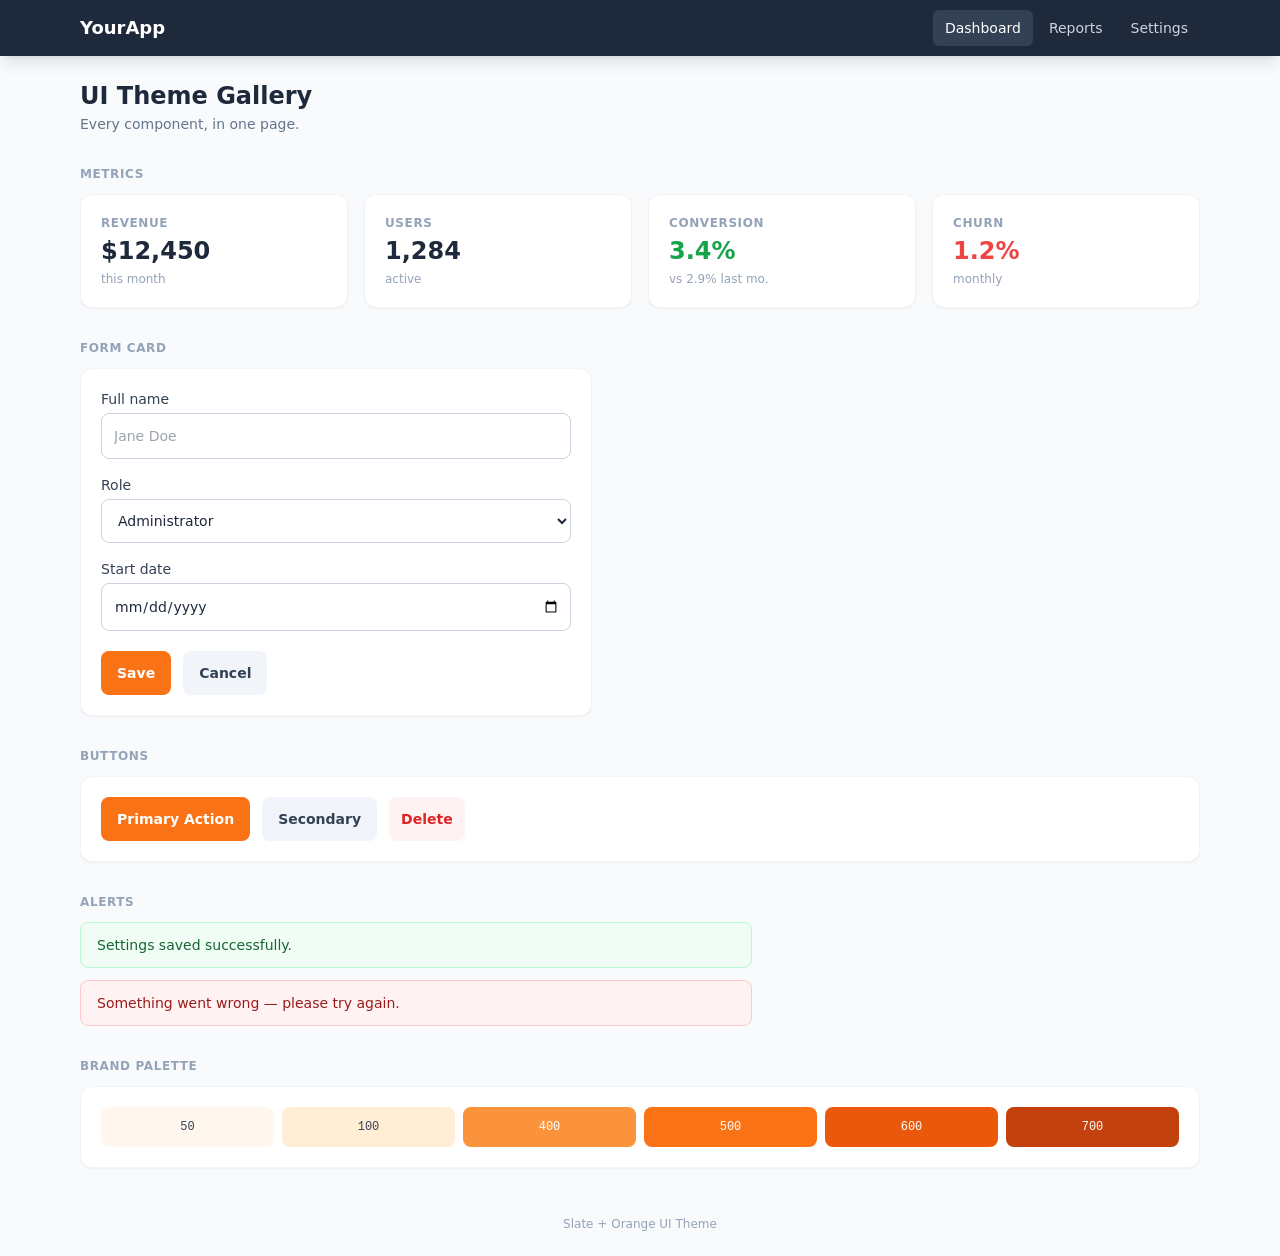
<file: ui-theme/starter/sample.html>
<!DOCTYPE html>
<html lang="en" class="h-full">
<head>
  <meta charset="UTF-8" />
  <meta name="viewport" content="width=device-width, initial-scale=1.0" />
  <title>Theme Sample — Slate + Orange UI</title>
  <link rel="stylesheet" href="../theme.css" />
</head>
<body class="h-full bg-slate-50 text-slate-800 antialiased">

  <!-- ── Sticky nav ── -->
  <nav class="bg-slate-800 shadow-lg sticky top-0 z-50">
    <div class="max-w-6xl mx-auto px-4 flex items-center justify-between h-14">
      <a href="#" class="text-white font-bold text-lg">YourApp</a>
      <div class="hidden sm:flex items-center gap-1">
        <a href="#" class="nav-link active">Dashboard</a>
        <a href="#" class="nav-link">Reports</a>
        <a href="#" class="nav-link">Settings</a>
      </div>
    </div>
  </nav>

  <main class="max-w-6xl mx-auto px-4 py-6 space-y-8">

    <!-- ── Section title ── -->
    <div>
      <h1 class="text-2xl font-bold text-slate-800">UI Theme Gallery</h1>
      <p class="text-sm text-slate-500 mt-0.5">Every component, in one page.</p>
    </div>

    <!-- ── Metric cards ── -->
    <section>
      <h2 class="text-xs font-semibold uppercase tracking-wider text-slate-400 mb-3">Metrics</h2>
      <div class="grid grid-cols-2 sm:grid-cols-4 gap-4">
        <div class="metric-card">
          <span class="metric-label">Revenue</span>
          <span class="metric-value">$12,450</span>
          <span class="metric-sub">this month</span>
        </div>
        <div class="metric-card">
          <span class="metric-label">Users</span>
          <span class="metric-value">1,284</span>
          <span class="metric-sub">active</span>
        </div>
        <div class="metric-card">
          <span class="metric-label">Conversion</span>
          <span class="metric-value text-green-600">3.4%</span>
          <span class="metric-sub">vs 2.9% last mo.</span>
        </div>
        <div class="metric-card">
          <span class="metric-label">Churn</span>
          <span class="metric-value text-red-500">1.2%</span>
          <span class="metric-sub">monthly</span>
        </div>
      </div>
    </section>

    <!-- ── Card with form ── -->
    <section>
      <h2 class="text-xs font-semibold uppercase tracking-wider text-slate-400 mb-3">Form Card</h2>
      <div class="card max-w-lg space-y-4">
        <div>
          <label class="form-label" for="s-name">Full name</label>
          <input class="form-input" id="s-name" type="text" placeholder="Jane Doe" />
        </div>
        <div>
          <label class="form-label" for="s-role">Role</label>
          <select class="form-select" id="s-role">
            <option>Administrator</option>
            <option>Editor</option>
            <option>Viewer</option>
          </select>
        </div>
        <div>
          <label class="form-label" for="s-date">Start date</label>
          <input class="form-input" id="s-date" type="date" />
        </div>
        <div class="flex flex-col sm:flex-row gap-3 pt-1">
          <button type="button" class="btn-primary">Save</button>
          <button type="button" class="btn-secondary">Cancel</button>
        </div>
      </div>
    </section>

    <!-- ── Buttons ── -->
    <section>
      <h2 class="text-xs font-semibold uppercase tracking-wider text-slate-400 mb-3">Buttons</h2>
      <div class="card flex flex-wrap gap-3">
        <button class="btn-primary">Primary Action</button>
        <button class="btn-secondary">Secondary</button>
        <button class="btn-danger">Delete</button>
      </div>
    </section>

    <!-- ── Alerts ── -->
    <section>
      <h2 class="text-xs font-semibold uppercase tracking-wider text-slate-400 mb-3">Alerts</h2>
      <div class="space-y-3 max-w-2xl">
        <div class="alert-success">Settings saved successfully.</div>
        <div class="alert-error">Something went wrong — please try again.</div>
      </div>
    </section>

    <!-- ── Brand colour swatches ── -->
    <section>
      <h2 class="text-xs font-semibold uppercase tracking-wider text-slate-400 mb-3">Brand Palette</h2>
      <div class="card">
        <div class="grid grid-cols-3 sm:grid-cols-6 gap-2">
          <div class="rounded-lg p-3 text-center text-xs font-mono bg-brand-50  text-slate-700">50</div>
          <div class="rounded-lg p-3 text-center text-xs font-mono bg-brand-100 text-slate-700">100</div>
          <div class="rounded-lg p-3 text-center text-xs font-mono bg-brand-400 text-white">400</div>
          <div class="rounded-lg p-3 text-center text-xs font-mono bg-brand-500 text-white">500</div>
          <div class="rounded-lg p-3 text-center text-xs font-mono bg-brand-600 text-white">600</div>
          <div class="rounded-lg p-3 text-center text-xs font-mono bg-brand-700 text-white">700</div>
        </div>
      </div>
    </section>

  </main>

  <footer class="text-center text-xs text-slate-400 py-6">
    Slate + Orange UI Theme
  </footer>
</body>
</html>
</file>
<file: ui-theme/theme.css>
*,:after,:before{--tw-border-spacing-x:0;--tw-border-spacing-y:0;--tw-translate-x:0;--tw-translate-y:0;--tw-rotate:0;--tw-skew-x:0;--tw-skew-y:0;--tw-scale-x:1;--tw-scale-y:1;--tw-pan-x: ;--tw-pan-y: ;--tw-pinch-zoom: ;--tw-scroll-snap-strictness:proximity;--tw-gradient-from-position: ;--tw-gradient-via-position: ;--tw-gradient-to-position: ;--tw-ordinal: ;--tw-slashed-zero: ;--tw-numeric-figure: ;--tw-numeric-spacing: ;--tw-numeric-fraction: ;--tw-ring-inset: ;--tw-ring-offset-width:0px;--tw-ring-offset-color:#fff;--tw-ring-color:rgba(59,130,246,.5);--tw-ring-offset-shadow:0 0 #0000;--tw-ring-shadow:0 0 #0000;--tw-shadow:0 0 #0000;--tw-shadow-colored:0 0 #0000;--tw-blur: ;--tw-brightness: ;--tw-contrast: ;--tw-grayscale: ;--tw-hue-rotate: ;--tw-invert: ;--tw-saturate: ;--tw-sepia: ;--tw-drop-shadow: ;--tw-backdrop-blur: ;--tw-backdrop-brightness: ;--tw-backdrop-contrast: ;--tw-backdrop-grayscale: ;--tw-backdrop-hue-rotate: ;--tw-backdrop-invert: ;--tw-backdrop-opacity: ;--tw-backdrop-saturate: ;--tw-backdrop-sepia: ;--tw-contain-size: ;--tw-contain-layout: ;--tw-contain-paint: ;--tw-contain-style: }::backdrop{--tw-border-spacing-x:0;--tw-border-spacing-y:0;--tw-translate-x:0;--tw-translate-y:0;--tw-rotate:0;--tw-skew-x:0;--tw-skew-y:0;--tw-scale-x:1;--tw-scale-y:1;--tw-pan-x: ;--tw-pan-y: ;--tw-pinch-zoom: ;--tw-scroll-snap-strictness:proximity;--tw-gradient-from-position: ;--tw-gradient-via-position: ;--tw-gradient-to-position: ;--tw-ordinal: ;--tw-slashed-zero: ;--tw-numeric-figure: ;--tw-numeric-spacing: ;--tw-numeric-fraction: ;--tw-ring-inset: ;--tw-ring-offset-width:0px;--tw-ring-offset-color:#fff;--tw-ring-color:rgba(59,130,246,.5);--tw-ring-offset-shadow:0 0 #0000;--tw-ring-shadow:0 0 #0000;--tw-shadow:0 0 #0000;--tw-shadow-colored:0 0 #0000;--tw-blur: ;--tw-brightness: ;--tw-contrast: ;--tw-grayscale: ;--tw-hue-rotate: ;--tw-invert: ;--tw-saturate: ;--tw-sepia: ;--tw-drop-shadow: ;--tw-backdrop-blur: ;--tw-backdrop-brightness: ;--tw-backdrop-contrast: ;--tw-backdrop-grayscale: ;--tw-backdrop-hue-rotate: ;--tw-backdrop-invert: ;--tw-backdrop-opacity: ;--tw-backdrop-saturate: ;--tw-backdrop-sepia: ;--tw-contain-size: ;--tw-contain-layout: ;--tw-contain-paint: ;--tw-contain-style: }

/*! tailwindcss v3.4.19 | MIT License | https://tailwindcss.com*/*,:after,:before{box-sizing:border-box;border:0 solid #e5e7eb}:after,:before{--tw-content:""}:host,html{line-height:1.5;-webkit-text-size-adjust:100%;-moz-tab-size:4;-o-tab-size:4;tab-size:4;font-family:system-ui,-apple-system,Segoe UI,Roboto,Helvetica,Arial,sans-serif;font-feature-settings:normal;font-variation-settings:normal;-webkit-tap-highlight-color:transparent}body{margin:0;line-height:inherit}hr{height:0;color:inherit;border-top-width:1px}abbr:where([title]){-webkit-text-decoration:underline dotted;text-decoration:underline dotted}h1,h2,h3,h4,h5,h6{font-size:inherit;font-weight:inherit}a{color:inherit;text-decoration:inherit}b,strong{font-weight:bolder}code,kbd,pre,samp{font-family:ui-monospace,SFMono-Regular,Menlo,Monaco,Consolas,Liberation Mono,Courier New,monospace;font-feature-settings:normal;font-variation-settings:normal;font-size:1em}small{font-size:80%}sub,sup{font-size:75%;line-height:0;position:relative;vertical-align:baseline}sub{bottom:-.25em}sup{top:-.5em}table{text-indent:0;border-color:inherit;border-collapse:collapse}button,input,optgroup,select,textarea{font-family:inherit;font-feature-settings:inherit;font-variation-settings:inherit;font-size:100%;font-weight:inherit;line-height:inherit;letter-spacing:inherit;color:inherit;margin:0;padding:0}button,select{text-transform:none}button,input:where([type=button]),input:where([type=reset]),input:where([type=submit]){-webkit-appearance:button;background-color:transparent;background-image:none}:-moz-focusring{outline:auto}:-moz-ui-invalid{box-shadow:none}progress{vertical-align:baseline}::-webkit-inner-spin-button,::-webkit-outer-spin-button{height:auto}[type=search]{-webkit-appearance:textfield;outline-offset:-2px}::-webkit-search-decoration{-webkit-appearance:none}::-webkit-file-upload-button{-webkit-appearance:button;font:inherit}summary{display:list-item}blockquote,dd,dl,figure,h1,h2,h3,h4,h5,h6,hr,p,pre{margin:0}fieldset{margin:0}fieldset,legend{padding:0}menu,ol,ul{list-style:none;margin:0;padding:0}dialog{padding:0}textarea{resize:vertical}input::-moz-placeholder,textarea::-moz-placeholder{opacity:1;color:#9ca3af}input::placeholder,textarea::placeholder{opacity:1;color:#9ca3af}[role=button],button{cursor:pointer}:disabled{cursor:default}audio,canvas,embed,iframe,img,object,svg,video{display:block;vertical-align:middle}img,video{max-width:100%;height:auto}[hidden]:where(:not([hidden=until-found])){display:none}[role=button],a,button{touch-action:manipulation}input[type=number]::-webkit-inner-spin-button,input[type=number]::-webkit-outer-spin-button{-webkit-appearance:none;margin:0}input[type=number]{-moz-appearance:textfield}input[type=date],input[type=datetime-local],input[type=month],input[type=time],input[type=week]{-webkit-appearance:none;-moz-appearance:none;appearance:none;min-width:0;max-width:100%;width:100%;display:block;box-sizing:border-box}input[type=date]::-webkit-date-and-time-value{text-align:left}input[type=date]::-webkit-calendar-picker-indicator{padding:0;margin-left:4px}.nav-link{border-radius:.375rem;padding:.5rem .75rem;font-size:.875rem;line-height:1.25rem;font-weight:500;--tw-text-opacity:1;color:rgb(203 213 225/var(--tw-text-opacity,1));transition-property:color,background-color,border-color,text-decoration-color,fill,stroke;transition-timing-function:cubic-bezier(.4,0,.2,1);transition-duration:.15s}.nav-link:hover{--tw-text-opacity:1}.nav-link.active,.nav-link:hover{color:rgb(255 255 255/var(--tw-text-opacity,1))}.nav-link.active{--tw-bg-opacity:1;background-color:rgb(51 65 85/var(--tw-bg-opacity,1));--tw-text-opacity:1}.card{border-radius:.75rem;border-width:1px;--tw-border-opacity:1;border-color:rgb(241 245 249/var(--tw-border-opacity,1));--tw-bg-opacity:1;background-color:rgb(255 255 255/var(--tw-bg-opacity,1));padding:1rem;--tw-shadow:0 1px 2px 0 rgba(0,0,0,.05);--tw-shadow-colored:0 1px 2px 0 var(--tw-shadow-color);box-shadow:var(--tw-ring-offset-shadow,0 0 #0000),var(--tw-ring-shadow,0 0 #0000),var(--tw-shadow)}@media (min-width:640px){.card{padding:1.25rem}}.metric-card{display:flex;flex-direction:column;gap:.25rem;border-radius:.75rem;border-width:1px;--tw-border-opacity:1;border-color:rgb(241 245 249/var(--tw-border-opacity,1));--tw-bg-opacity:1;background-color:rgb(255 255 255/var(--tw-bg-opacity,1));padding:1rem;--tw-shadow:0 1px 2px 0 rgba(0,0,0,.05);--tw-shadow-colored:0 1px 2px 0 var(--tw-shadow-color);box-shadow:var(--tw-ring-offset-shadow,0 0 #0000),var(--tw-ring-shadow,0 0 #0000),var(--tw-shadow)}@media (min-width:640px){.metric-card{padding:1.25rem}}.metric-label{font-size:.75rem;line-height:1rem;font-weight:600;text-transform:uppercase;letter-spacing:.05em;--tw-text-opacity:1;color:rgb(148 163 184/var(--tw-text-opacity,1))}.metric-value{font-size:1.5rem;line-height:2rem;font-weight:700;--tw-text-opacity:1;color:rgb(30 41 59/var(--tw-text-opacity,1))}.metric-sub{font-size:.75rem;line-height:1rem;--tw-text-opacity:1;color:rgb(148 163 184/var(--tw-text-opacity,1))}.btn-primary{display:inline-flex;min-height:44px;align-items:center;justify-content:center;gap:.5rem;border-radius:.5rem;--tw-bg-opacity:1;background-color:rgb(249 115 22/var(--tw-bg-opacity,1));padding:.625rem 1rem;font-size:.875rem;line-height:1.25rem;font-weight:600;--tw-text-opacity:1;color:rgb(255 255 255/var(--tw-text-opacity,1));transition-property:color,background-color,border-color,text-decoration-color,fill,stroke;transition-timing-function:cubic-bezier(.4,0,.2,1);transition-duration:.15s}.btn-primary:hover{--tw-bg-opacity:1;background-color:rgb(234 88 12/var(--tw-bg-opacity,1))}.btn-primary:active{--tw-bg-opacity:1;background-color:rgb(194 65 12/var(--tw-bg-opacity,1))}.btn-secondary{display:inline-flex;min-height:44px;align-items:center;justify-content:center;gap:.5rem;border-radius:.5rem;--tw-bg-opacity:1;background-color:rgb(241 245 249/var(--tw-bg-opacity,1));padding:.625rem 1rem;font-size:.875rem;line-height:1.25rem;font-weight:600;--tw-text-opacity:1;color:rgb(51 65 85/var(--tw-text-opacity,1));transition-property:color,background-color,border-color,text-decoration-color,fill,stroke;transition-timing-function:cubic-bezier(.4,0,.2,1);transition-duration:.15s}.btn-secondary:hover{--tw-bg-opacity:1;background-color:rgb(226 232 240/var(--tw-bg-opacity,1))}.btn-secondary:active{--tw-bg-opacity:1;background-color:rgb(203 213 225/var(--tw-bg-opacity,1))}.btn-danger{display:inline-flex;min-height:44px;align-items:center;justify-content:center;gap:.5rem;border-radius:.5rem;--tw-bg-opacity:1;background-color:rgb(254 242 242/var(--tw-bg-opacity,1));padding:.625rem .75rem;font-size:.875rem;line-height:1.25rem;font-weight:600;--tw-text-opacity:1;color:rgb(220 38 38/var(--tw-text-opacity,1));transition-property:color,background-color,border-color,text-decoration-color,fill,stroke;transition-timing-function:cubic-bezier(.4,0,.2,1);transition-duration:.15s}.btn-danger:hover{--tw-bg-opacity:1;background-color:rgb(254 226 226/var(--tw-bg-opacity,1))}.btn-danger:active{--tw-bg-opacity:1;background-color:rgb(254 202 202/var(--tw-bg-opacity,1))}.form-label{margin-bottom:.25rem;display:block;font-size:.875rem;line-height:1.25rem;font-weight:500;--tw-text-opacity:1;color:rgb(51 65 85/var(--tw-text-opacity,1))}.form-input{min-height:44px;width:100%;border-radius:.5rem;border-width:1px;--tw-border-opacity:1;border-color:rgb(203 213 225/var(--tw-border-opacity,1));padding:.75rem;font-size:1rem;line-height:1.5rem;--tw-text-opacity:1;color:rgb(30 41 59/var(--tw-text-opacity,1))}.form-input:focus{border-color:transparent;outline:2px solid transparent;outline-offset:2px;--tw-ring-offset-shadow:var(--tw-ring-inset) 0 0 0 var(--tw-ring-offset-width) var(--tw-ring-offset-color);--tw-ring-shadow:var(--tw-ring-inset) 0 0 0 calc(2px + var(--tw-ring-offset-width)) var(--tw-ring-color);box-shadow:var(--tw-ring-offset-shadow),var(--tw-ring-shadow),var(--tw-shadow,0 0 #0000);--tw-ring-opacity:1;--tw-ring-color:rgb(249 115 22/var(--tw-ring-opacity,1))}@media (min-width:640px){.form-input{font-size:.875rem;line-height:1.25rem}}.form-select{min-height:44px;width:100%;border-radius:.5rem;border-width:1px;--tw-border-opacity:1;border-color:rgb(203 213 225/var(--tw-border-opacity,1));--tw-bg-opacity:1;background-color:rgb(255 255 255/var(--tw-bg-opacity,1));padding:.75rem;font-size:1rem;line-height:1.5rem;--tw-text-opacity:1;color:rgb(30 41 59/var(--tw-text-opacity,1))}.form-select:focus{border-color:transparent;outline:2px solid transparent;outline-offset:2px;--tw-ring-offset-shadow:var(--tw-ring-inset) 0 0 0 var(--tw-ring-offset-width) var(--tw-ring-offset-color);--tw-ring-shadow:var(--tw-ring-inset) 0 0 0 calc(2px + var(--tw-ring-offset-width)) var(--tw-ring-color);box-shadow:var(--tw-ring-offset-shadow),var(--tw-ring-shadow),var(--tw-shadow,0 0 #0000);--tw-ring-opacity:1;--tw-ring-color:rgb(249 115 22/var(--tw-ring-opacity,1))}@media (min-width:640px){.form-select{font-size:.875rem;line-height:1.25rem}}.alert-success{border-radius:.5rem;border-width:1px;border-color:rgb(187 247 208/var(--tw-border-opacity,1));background-color:rgb(240 253 244/var(--tw-bg-opacity,1));color:rgb(22 101 52/var(--tw-text-opacity,1))}.alert-error,.alert-success{--tw-border-opacity:1;--tw-bg-opacity:1;padding:.75rem 1rem;font-size:.875rem;line-height:1.25rem;--tw-text-opacity:1}.alert-error{border-radius:.5rem;border-width:1px;border-color:rgb(254 202 202/var(--tw-border-opacity,1));background-color:rgb(254 242 242/var(--tw-bg-opacity,1));color:rgb(153 27 27/var(--tw-text-opacity,1))}.static{position:static}.sticky{position:sticky}.top-0{top:0}.z-50{z-index:50}.mx-auto{margin-left:auto;margin-right:auto}.mb-3{margin-bottom:.75rem}.mt-0\.5{margin-top:.125rem}.block{display:block}.flex{display:flex}.grid{display:grid}.hidden{display:none}.h-14{height:3.5rem}.h-8{height:2rem}.h-full{height:100%}.w-8{width:2rem}.max-w-2xl{max-width:42rem}.max-w-6xl{max-width:72rem}.max-w-lg{max-width:32rem}.shrink-0{flex-shrink:0}.grid-cols-2{grid-template-columns:repeat(2,minmax(0,1fr))}.grid-cols-3{grid-template-columns:repeat(3,minmax(0,1fr))}.flex-col{flex-direction:column}.flex-wrap{flex-wrap:wrap}.items-center{align-items:center}.justify-between{justify-content:space-between}.gap-1{gap:.25rem}.gap-2{gap:.5rem}.gap-3{gap:.75rem}.gap-4{gap:1rem}.space-y-2>:not([hidden])~:not([hidden]){--tw-space-y-reverse:0;margin-top:calc(.5rem*(1 - var(--tw-space-y-reverse)));margin-bottom:calc(.5rem*var(--tw-space-y-reverse))}.space-y-3>:not([hidden])~:not([hidden]){--tw-space-y-reverse:0;margin-top:calc(.75rem*(1 - var(--tw-space-y-reverse)));margin-bottom:calc(.75rem*var(--tw-space-y-reverse))}.space-y-4>:not([hidden])~:not([hidden]){--tw-space-y-reverse:0;margin-top:calc(1rem*(1 - var(--tw-space-y-reverse)));margin-bottom:calc(1rem*var(--tw-space-y-reverse))}.space-y-8>:not([hidden])~:not([hidden]){--tw-space-y-reverse:0;margin-top:calc(2rem*(1 - var(--tw-space-y-reverse)));margin-bottom:calc(2rem*var(--tw-space-y-reverse))}.rounded-lg{border-radius:.5rem}.bg-brand-100{--tw-bg-opacity:1;background-color:rgb(255 237 213/var(--tw-bg-opacity,1))}.bg-brand-400{--tw-bg-opacity:1;background-color:rgb(251 146 60/var(--tw-bg-opacity,1))}.bg-brand-50{--tw-bg-opacity:1;background-color:rgb(255 247 237/var(--tw-bg-opacity,1))}.bg-brand-500{--tw-bg-opacity:1;background-color:rgb(249 115 22/var(--tw-bg-opacity,1))}.bg-brand-600{--tw-bg-opacity:1;background-color:rgb(234 88 12/var(--tw-bg-opacity,1))}.bg-brand-700{--tw-bg-opacity:1;background-color:rgb(194 65 12/var(--tw-bg-opacity,1))}.bg-slate-50{--tw-bg-opacity:1;background-color:rgb(248 250 252/var(--tw-bg-opacity,1))}.bg-slate-800{--tw-bg-opacity:1;background-color:rgb(30 41 59/var(--tw-bg-opacity,1))}.p-3{padding:.75rem}.px-4{padding-left:1rem;padding-right:1rem}.py-5{padding-top:1.25rem;padding-bottom:1.25rem}.py-6{padding-top:1.5rem;padding-bottom:1.5rem}.pt-1{padding-top:.25rem}.pt-4{padding-top:1rem}.text-center{text-align:center}.font-mono{font-family:ui-monospace,SFMono-Regular,Menlo,Monaco,Consolas,Liberation Mono,Courier New,monospace}.text-2xl{font-size:1.5rem;line-height:2rem}.text-lg{font-size:1.125rem;line-height:1.75rem}.text-sm{font-size:.875rem;line-height:1.25rem}.text-xs{font-size:.75rem;line-height:1rem}.font-bold{font-weight:700}.font-semibold{font-weight:600}.uppercase{text-transform:uppercase}.tracking-wider{letter-spacing:.05em}.text-green-600{--tw-text-opacity:1;color:rgb(22 163 74/var(--tw-text-opacity,1))}.text-red-500{--tw-text-opacity:1;color:rgb(239 68 68/var(--tw-text-opacity,1))}.text-slate-400{--tw-text-opacity:1;color:rgb(148 163 184/var(--tw-text-opacity,1))}.text-slate-500{--tw-text-opacity:1;color:rgb(100 116 139/var(--tw-text-opacity,1))}.text-slate-700{--tw-text-opacity:1;color:rgb(51 65 85/var(--tw-text-opacity,1))}.text-slate-800{--tw-text-opacity:1;color:rgb(30 41 59/var(--tw-text-opacity,1))}.text-white{--tw-text-opacity:1;color:rgb(255 255 255/var(--tw-text-opacity,1))}.antialiased{-webkit-font-smoothing:antialiased;-moz-osx-font-smoothing:grayscale}.shadow-lg{--tw-shadow:0 10px 15px -3px rgba(0,0,0,.1),0 4px 6px -4px rgba(0,0,0,.1);--tw-shadow-colored:0 10px 15px -3px var(--tw-shadow-color),0 4px 6px -4px var(--tw-shadow-color);box-shadow:var(--tw-ring-offset-shadow,0 0 #0000),var(--tw-ring-shadow,0 0 #0000),var(--tw-shadow)}@media (min-width:640px){.sm\:flex{display:flex}.sm\:grid-cols-4{grid-template-columns:repeat(4,minmax(0,1fr))}.sm\:grid-cols-6{grid-template-columns:repeat(6,minmax(0,1fr))}.sm\:flex-row{flex-direction:row}.sm\:py-6{padding-top:1.5rem;padding-bottom:1.5rem}}
</file>
